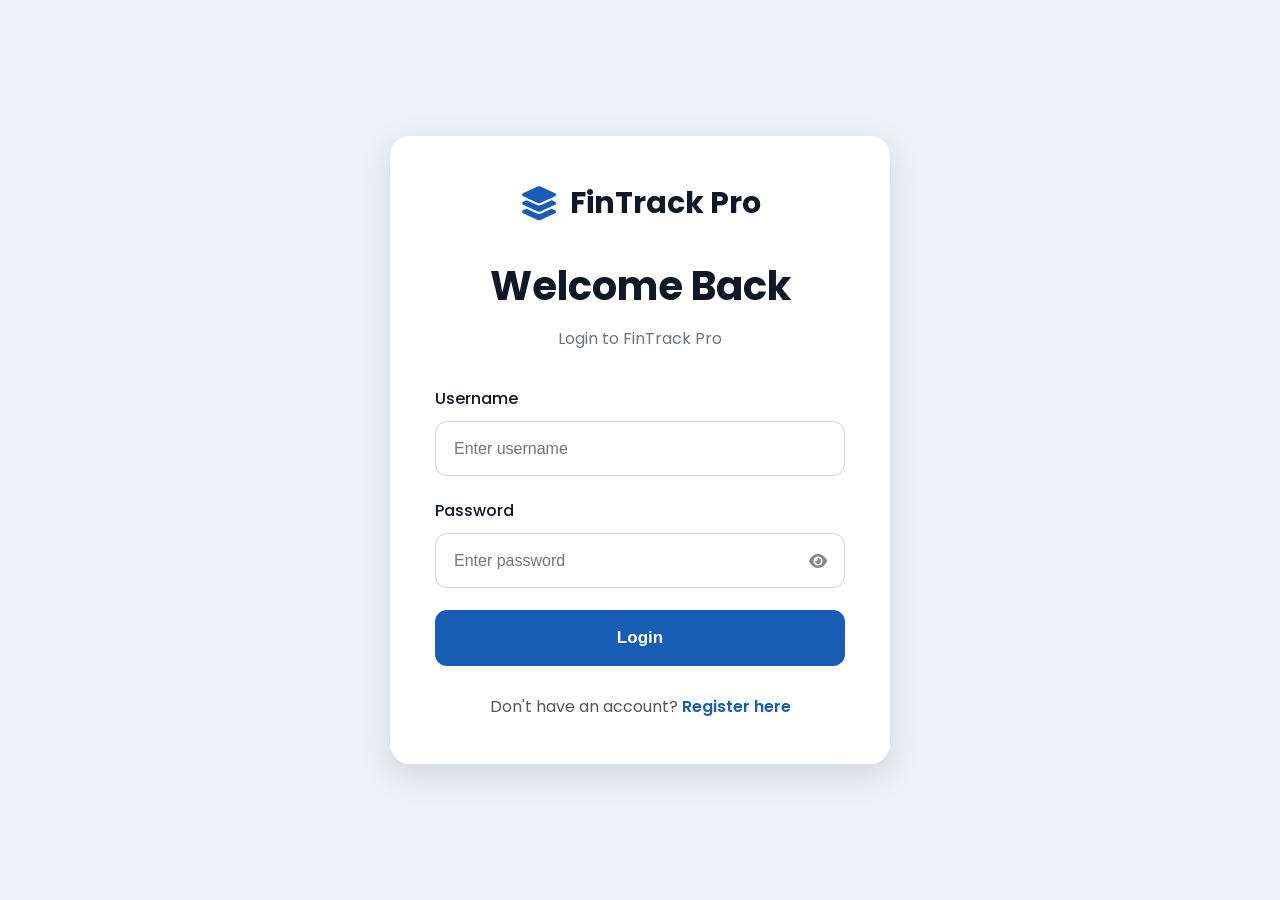
<file: index.html>
<!DOCTYPE html>
<html lang="en">

<head>

    <meta charset="UTF-8">

    <meta name="viewport"
        content="width=device-width, initial-scale=1.0">

    <title>FinTrack Pro | Login</title>

    <!-- Google Font -->

    <link rel="preconnect"
        href="https://fonts.googleapis.com">

    <link rel="preconnect"
        href="https://fonts.gstatic.com"
        crossorigin>

    <link href="https://fonts.googleapis.com/css2?family=Poppins:wght@300;400;500;600;700&display=swap"
        rel="stylesheet">

    <!-- Font Awesome -->

    <link rel="stylesheet"
        href="https://cdnjs.cloudflare.com/ajax/libs/font-awesome/6.7.2/css/all.min.css">

    <link rel="stylesheet"
        href="css/auth.css">

</head>

<body>

    <div class="auth-container">

        <div class="auth-card">

            <div class="logo">

                <i class="fa-solid fa-layer-group"></i>

                <h1>FinTrack Pro</h1>

            </div>

            <h2>Welcome Back</h2>

            <p>Login to FinTrack Pro</p>

            <form id="loginForm">

                <div class="form-group">

                    <label>

                        Username

                    </label>

                    <input
                        type="text"
                        id="loginUsername"
                        placeholder="Enter username"
                        required>

                </div>

                <div class="form-group">

                    <label>

                        Password

                    </label>

                    <div class="password-box">

                        <input
                            type="password"
                            id="loginPassword"
                            placeholder="Enter password"
                            required>

                        <i class="fa-solid fa-eye"
                            id="togglePassword"></i>

                    </div>

                </div>

                <button
                    type="submit"
                    class="btn">

                    Login

                </button>

            </form>

            <div class="bottom-text">

                Don't have an account?

                <a href="register.html">

                    Register here

                </a>

            </div>

        </div>

    </div>

    <script src="js/storage.js"></script>

    <script src="js/utils.js"></script>

    <script src="js/auth.js"></script>

</body>

</html>
</file>
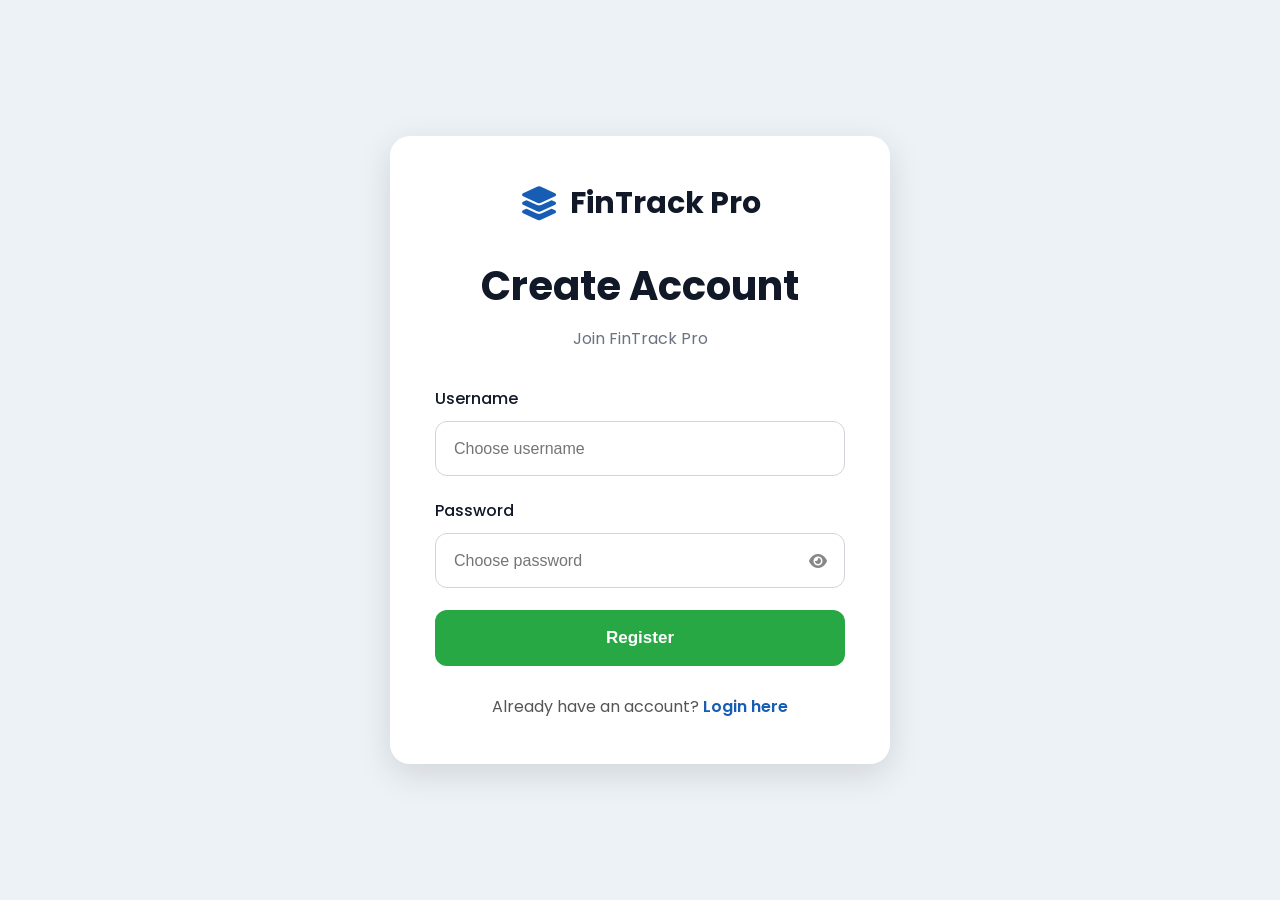
<file: register.html>
<!DOCTYPE html>
<html lang="en">

<head>

    <meta charset="UTF-8">

    <meta name="viewport"
        content="width=device-width, initial-scale=1.0">

    <title>FinTrack Pro | Register</title>

    <link rel="preconnect"
        href="https://fonts.googleapis.com">

    <link rel="preconnect"
        href="https://fonts.gstatic.com"
        crossorigin>

    <link href="https://fonts.googleapis.com/css2?family=Poppins:wght@300;400;500;600;700&display=swap"
        rel="stylesheet">

    <link rel="stylesheet"
        href="https://cdnjs.cloudflare.com/ajax/libs/font-awesome/6.7.2/css/all.min.css">

    <link rel="stylesheet"
        href="css/auth.css">

</head>

<body>

    <div class="auth-container">

        <div class="auth-card">

            <div class="logo">

                <i class="fa-solid fa-layer-group"></i>

                <h1>FinTrack Pro</h1>

            </div>

            <h2>Create Account</h2>

            <p>Join FinTrack Pro</p>

            <form id="registerForm">

                <div class="form-group">

                    <label>Username</label>

                    <input
                        type="text"
                        id="registerUsername"
                        placeholder="Choose username"
                        required>

                </div>

                <div class="form-group">

                    <label>Password</label>

                    <div class="password-box">

                        <input
                            type="password"
                            id="registerPassword"
                            placeholder="Choose password"
                            required>

                        <i
                            class="fa-solid fa-eye"
                            id="toggleRegisterPassword">
                        </i>

                    </div>

                </div>

                <button
                    type="submit"
                    class="btn register">

                    Register

                </button>

            </form>

            <div class="bottom-text">

                Already have an account?

                <a href="index.html">

                    Login here

                </a>

            </div>

        </div>

    </div>

    <script src="js/storage.js"></script>

    <script src="js/utils.js"></script>

    <script src="js/auth.js"></script>

</body>

</html>
</file>
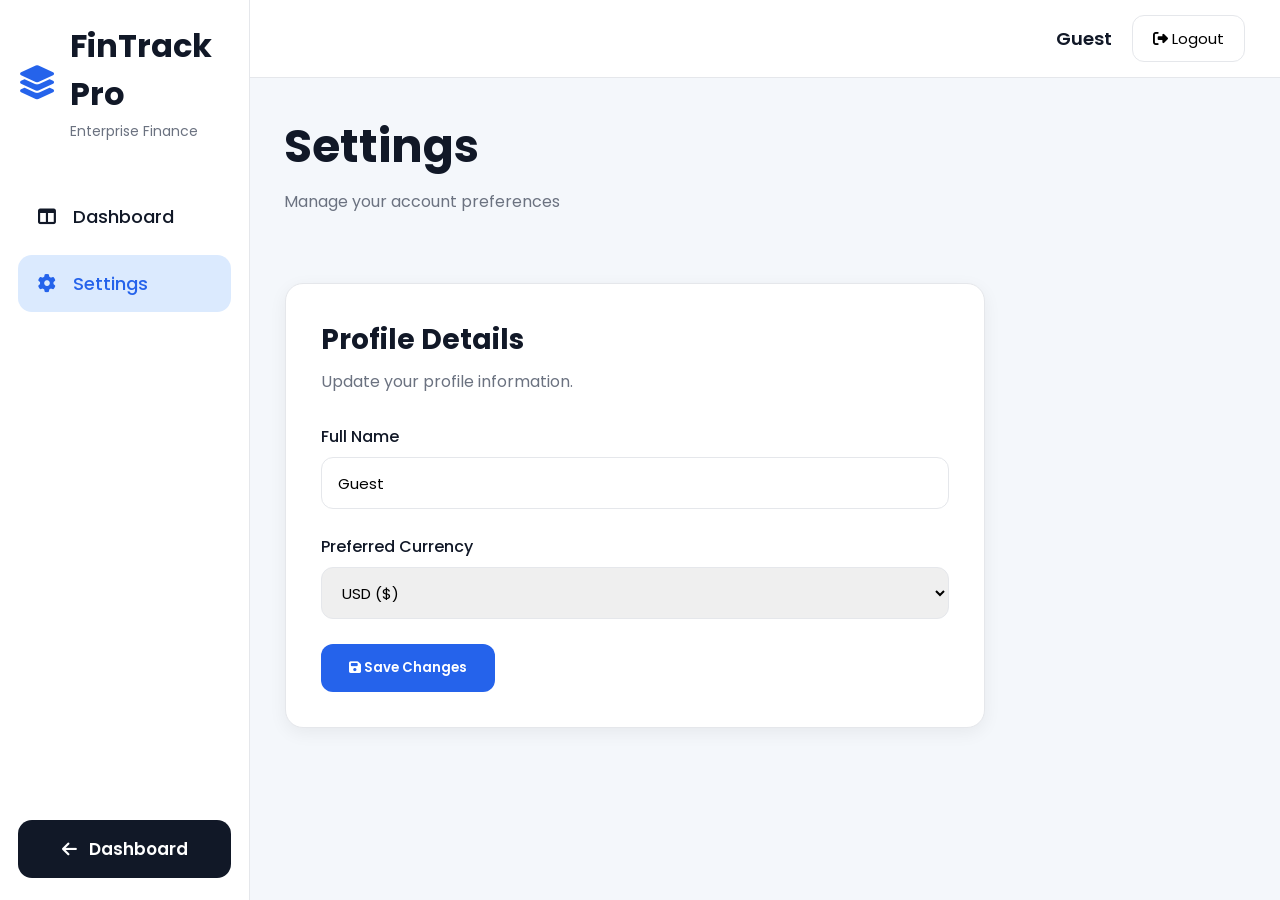
<file: settings.html>
<!DOCTYPE html>
<html lang="en">

<head>

    <meta charset="UTF-8">

    <meta name="viewport"
        content="width=device-width, initial-scale=1.0">

    <title>FinTrack Pro | Settings</title>

    <!-- Google Font -->

    <link rel="preconnect"
        href="https://fonts.googleapis.com">

    <link rel="preconnect"
        href="https://fonts.gstatic.com"
        crossorigin>

    <link href="https://fonts.googleapis.com/css2?family=Poppins:wght@300;400;500;600;700&display=swap"
        rel="stylesheet">

    <!-- Font Awesome -->

    <link rel="stylesheet"
        href="https://cdnjs.cloudflare.com/ajax/libs/font-awesome/6.7.2/css/all.min.css">

    <link rel="stylesheet"
        href="css/style.css">

</head>

<body>

    <!-- ================= Sidebar ================= -->

    <aside class="sidebar">

        <div>

            <div class="logo">

                <i class="fa-solid fa-layer-group"></i>

                <div>

                    <h2>FinTrack Pro</h2>

                    <span>Enterprise Finance</span>

                </div>

            </div>

            <nav class="sidebar-nav">

                <ul>

                    <li onclick="window.location='dashboard.html'">

                        <i class="fa-solid fa-table-columns"></i>

                        <span>Dashboard</span>

                    </li>

                    <li class="active">

                        <i class="fa-solid fa-gear"></i>

                        <span>Settings</span>

                    </li>

                </ul>

            </nav>

        </div>

        <button
            class="add-btn"
            onclick="window.location='dashboard.html'">

            <i class="fa-solid fa-arrow-left"></i>

            Dashboard

        </button>

    </aside>

    <!-- ================= Main ================= -->

    <main class="main">

        <!-- Navbar -->

        <header class="navbar">

            <div></div>

            <div class="user">

                <span id="profileName">

                    Guest

                </span>

                <button id="logoutBtn">

                    <i class="fa-solid fa-right-from-bracket"></i>

                    Logout

                </button>

            </div>

        </header>

        <!-- Heading -->

        <section class="page-title">

            <h1>

                Settings

            </h1>

            <p>

                Manage your account preferences

            </p>

        </section>

        <!-- Settings Card -->

        <section class="settings-container">

            <div class="settings-card">

                <h2>

                    Profile Details

                </h2>

                <p>

                    Update your profile information.

                </p>

                <form id="profileForm">

                    <div class="form-group">

                        <label>

                            Full Name

                        </label>

                        <input

                            type="text"

                            id="fullName"

                            placeholder="Enter your name"

                        >

                    </div>

                    <div class="form-group">

                        <label>

                            Preferred Currency

                        </label>

                        <select id="currency">

                            <option value="USD">

                                USD ($)

                            </option>

                            <option value="INR">

                                INR (₹)

                            </option>

                            <option value="EUR">

                                EUR (€)

                            </option>

                            <option value="GBP">

                                GBP (£)

                            </option>

                            <option value="JPY">

                                JPY (¥)

                            </option>

                        </select>

                    </div>

                    <button
                        type="submit">

                        <i class="fa-solid fa-floppy-disk"></i>

                        Save Changes

                    </button>

                </form>

            </div>

        </section>

    </main>

    <!-- Scripts -->

    <script src="js/storage.js"></script>

    <script src="js/currency.js"></script>

    <script src="js/settings.js"></script>

    <script src="js/utils.js"></script>

    <script src="js/app.js"></script>

</body>

</html>
</file>
<file: css/auth.css>
/* ==========================================
   FinTrack Pro
   Authentication Pages
   Login & Register
========================================== */

*{
    margin:0;
    padding:0;
    box-sizing:border-box;
}

:root{

    --primary:#165db3;
    --primary-dark:#0f4d9c;

    --success:#28a745;

    --background:#edf2f7;

    --white:#ffffff;

    --border:#d1d5db;

    --text:#111827;

    --text-light:#6b7280;

    --radius:18px;

    --shadow:0 10px 35px rgba(0,0,0,.12);

}

body{

    font-family:"Poppins",sans-serif;

    background:var(--background);

    display:flex;

    justify-content:center;

    align-items:center;

    min-height:100vh;

    color:var(--text);

}

/* ================= Card ================= */

.auth-container{

    width:100%;

    display:flex;

    justify-content:center;

    align-items:center;

    padding:20px;

}

.auth-card{

    width:500px;

    background:#fff;

    border-radius:20px;

    box-shadow:var(--shadow);

    padding:45px;

    animation:fade .4s ease;

}

/* ================= Logo ================= */

.logo{

    display:flex;

    align-items:center;

    justify-content:center;

    gap:12px;

    margin-bottom:30px;

}

.logo i{

    font-size:34px;

    color:var(--primary);

}

.logo h1{

    font-size:30px;

    font-weight:700;

}

/* ================= Heading ================= */

.auth-card h2{

    font-size:40px;

    text-align:center;

    margin-bottom:10px;

}

.auth-card p{

    text-align:center;

    color:var(--text-light);

    margin-bottom:35px;

}

/* ================= Form ================= */

.form-group{

    display:flex;

    flex-direction:column;

    margin-bottom:22px;

}

.form-group label{

    margin-bottom:10px;

    font-weight:500;

}

.form-group input{

    height:55px;

    border:1px solid var(--border);

    border-radius:12px;

    padding:0 18px;

    font-size:16px;

    transition:.25s;

}

.form-group input:focus{

    outline:none;

    border-color:var(--primary);

    box-shadow:0 0 0 3px rgba(22,93,179,.12);

}

/* ================= Password ================= */

.password-box{

    position:relative;

}

.password-box input{

    width:100%;

    padding-right:50px;

}

.password-box i{

    position:absolute;

    right:18px;

    top:50%;

    transform:translateY(-50%);

    cursor:pointer;

    color:#888;

    transition:.25s;

}

.password-box i:hover{

    color:var(--primary);

}

/* ================= Button ================= */

.btn{

    width:100%;

    height:56px;

    border:none;

    border-radius:12px;

    background:var(--primary);

    color:#fff;

    font-size:17px;

    font-weight:600;

    cursor:pointer;

    transition:.3s;

}

.btn:hover{

    background:var(--primary-dark);

    transform:translateY(-2px);

}

/* ================= Register Button ================= */

.btn.register{

    background:var(--success);

}

.btn.register:hover{

    background:#1d8b39;

}

/* ================= Bottom Text ================= */

.bottom-text{

    margin-top:28px;

    text-align:center;

    color:#555;

}

.bottom-text a{

    color:var(--primary);

    text-decoration:none;

    font-weight:600;

}

.bottom-text a:hover{

    text-decoration:underline;

}

/* ================= Message ================= */

.message{

    margin-top:18px;

    text-align:center;

    font-size:14px;

    font-weight:500;

}

.message.success{

    color:#16a34a;

}

.message.error{

    color:#dc2626;

}

/* ================= Animation ================= */

@keyframes fade{

    from{

        opacity:0;

        transform:translateY(25px);

    }

    to{

        opacity:1;

        transform:translateY(0);

    }

}

/* ================= Responsive ================= */

@media(max-width:600px){

    .auth-card{

        width:100%;

        padding:30px 22px;

    }

    .logo h1{

        font-size:24px;

    }

    .auth-card h2{

        font-size:30px;

    }

    .btn{

        height:52px;

    }

}
</file>
<file: css/style.css>
/*==================================================
    FinTrack Pro Dashboard
===================================================*/

:root{

    --primary:#2563eb;
    --primary-light:#dbeafe;

    --success:#16a34a;
    --success-light:#dcfce7;

    --danger:#dc2626;
    --danger-light:#fee2e2;

    --background:#f4f7fb;

    --white:#ffffff;

    --border:#e5e7eb;

    --text:#111827;

    --text-light:#6b7280;

    --radius:18px;

    --shadow:0 5px 18px rgba(0,0,0,.06);

    --transition:.25s ease;

}

/*============================================*/

*{

    margin:0;

    padding:0;

    box-sizing:border-box;

}

html{

    scroll-behavior:smooth;

}

body{

    font-family:"Poppins",sans-serif;

    background:var(--background);

    color:var(--text);

}

/*============================================*/

button,
input,
select{

    font-family:"Poppins",sans-serif;

}

button{

    cursor:pointer;

}

/*============================================
        LAYOUT
=============================================*/

body{

    display:flex;

    min-height:100vh;

}

/*============================================
        SIDEBAR
=============================================*/

.sidebar{

    width:250px;

    position:fixed;

    top:0;

    left:0;

    height:100vh;

    background:#fff;

    border-right:1px solid var(--border);

    display:flex;

    flex-direction:column;

    justify-content:space-between;

    padding:22px 18px;

}

/*============================================*/

.logo{

    display:flex;

    align-items:center;

    gap:14px;

}

.logo i{

    font-size:34px;

    color:var(--primary);

}

.logo h2{

    font-size:32px;

    font-weight:700;

}

.logo span{

    color:var(--text-light);

    font-size:14px;

}

/*============================================*/

.sidebar-nav{

    margin-top:45px;

}

.sidebar-nav ul{

    list-style:none;

}

.sidebar-nav li{

    display:flex;

    align-items:center;

    justify-content:flex-start;

    gap:15px;

    padding:15px 18px;

    border-radius:14px;

    margin-bottom:10px;

    cursor:pointer;

    font-size:18px;

    font-weight:500;

    transition:var(--transition);

}

.sidebar-nav li i{

    width:22px;

    text-align:center;

}

.sidebar-nav li:hover{

    background:#eef5ff;

}

.sidebar-nav li.active{

    background:var(--primary-light);

    color:var(--primary);

}

/*============================================*/

.add-btn{

    border:none;

    background:#111827;

    color:#fff;

    padding:16px;

    border-radius:14px;

    font-size:17px;

    font-weight:600;

    transition:.25s;

}

.add-btn:hover{

    transform:translateY(-2px);

    background:#000;

}

.add-btn i{

    margin-right:8px;

}

/*============================================
        MAIN
=============================================*/

.main{

    margin-left:250px;

    width:calc(100% - 250px);

}

/*============================================
        NAVBAR
=============================================*/

.navbar{

    background:#fff;

    height:78px;

    border-bottom:1px solid var(--border);

    display:flex;

    justify-content:space-between;

    align-items:center;

    padding:0 35px;

}

/*============================================*/

.user{

    display:flex;

    align-items:center;

    gap:20px;

}

.user span{

    font-size:18px;

    font-weight:600;

}

.user button{

    border:1px solid var(--border);

    background:#fff;

    padding:11px 20px;

    border-radius:12px;

    font-size:15px;

    transition:.25s;

}

.user button:hover{

    background:#f3f4f6;

}

/*============================================
        PAGE TITLE
=============================================*/

.page-title{

    padding:34px;

}

.page-title h1{

    font-size:46px;

    font-weight:700;

}

.page-title p{

    color:var(--text-light);

    margin-top:8px;

}

/*============================================
        SUMMARY CARDS
=============================================*/

.cards{

    padding:0 34px;

    display:grid;

    grid-template-columns:repeat(4,1fr);

    gap:24px;

}

/*============================================*/

.card{

    background:#fff;

    border-radius:18px;

    border:1px solid var(--border);

    padding:26px;

    box-shadow:var(--shadow);

    transition:.3s;

}

.card:hover{

    transform:translateY(-5px);

}

/*============================================*/

.icon{

    width:54px;

    height:54px;

    border-radius:14px;

    display:flex;

    justify-content:center;

    align-items:center;

    font-size:22px;

    margin-bottom:20px;

}

/*============================================*/

.blue{

    background:#dbeafe;

    color:#2563eb;

}

.green{

    background:#dcfce7;

    color:#16a34a;

}

.red{

    background:#fee2e2;

    color:#dc2626;

}

/*============================================*/

.card p{

    color:var(--text-light);

    margin-bottom:8px;

    font-size:18px;

}

.card h2{

    font-size:42px;

    font-weight:700;

}

/*============================================*/

.middle{

    margin:34px;

    display:grid;

    grid-template-columns:2fr 360px;

    gap:24px;

}

/*==================================================
        CASH FLOW ANALYSIS
===================================================*/

.chart-card{

    background:#fff;

    border:1px solid var(--border);

    border-radius:18px;

    padding:26px;

    box-shadow:var(--shadow);

}

.chart-card h2{

    font-size:22px;

    font-weight:700;

}

.chart-card p{

    color:var(--text-light);

    margin-top:5px;

}

.chart-wrapper{

    width:100%;

    height:360px;

    margin-top:25px;

}

.chart-wrapper canvas{

    width:100% !important;

    height:100% !important;

}

/*==================================================
        PREFERENCES
===================================================*/

.preferences{

    background:#fff;

    border:1px solid var(--border);

    border-radius:18px;

    padding:26px;

    box-shadow:var(--shadow);

    display:flex;

    flex-direction:column;

}

.preferences h2{

    font-size:22px;

    margin-bottom:6px;

}

.preferences .sub-title{

    color:var(--text-light);

    margin-bottom:30px;

}

/*==================================================*/

.setting{

    display:flex;

    justify-content:space-between;

    align-items:center;

    padding:18px 0;

    border-bottom:1px solid var(--border);

}

.setting span{

    font-size:17px;

    font-weight:500;

}

/*==================================================
        TOGGLE
===================================================*/

.switch{

    position:relative;

    width:58px;

    height:30px;

}

.switch input{

    display:none;

}

.slider{

    position:absolute;

    inset:0;

    background:#d1d5db;

    border-radius:50px;

    cursor:pointer;

    transition:.3s;

}

.slider::before{

    content:"";

    position:absolute;

    width:22px;

    height:22px;

    left:4px;

    bottom:4px;

    background:#fff;

    border-radius:50%;

    transition:.3s;

}

.switch input:checked + .slider{

    background:#2563eb;

}

.switch input:checked + .slider::before{

    transform:translateX(28px);

}

/*==================================================*/

.reset{

    margin-top:30px;

    border:none;

    padding:14px;

    border-radius:12px;

    background:#fff5f5;

    color:#dc2626;

    border:1px solid #fecaca;

    font-size:15px;

    font-weight:600;

    transition:.25s;

}

.reset:hover{

    background:#dc2626;

    color:#fff;

}

/*==================================================
        TRANSACTION TABLE
===================================================*/

.table-card{

    margin:0 34px 34px;

    background:#fff;

    border-radius:18px;

    border:1px solid var(--border);

    box-shadow:var(--shadow);

    padding:26px;

}

/*==================================================*/

.table-header{

    display:flex;

    justify-content:space-between;

    align-items:center;

}

.table-header h2{

    font-size:22px;

}

.table-header p{

    color:var(--text-light);

    margin-top:4px;

}

/*==================================================*/

.table-actions{

    display:flex;

    justify-content:space-between;

    gap:18px;

    margin:25px 0;

}

.table-actions input{

    flex:1;

    height:50px;

    border:1px solid var(--border);

    border-radius:12px;

    padding:0 18px;

    font-size:15px;

}

.table-actions select{

    width:220px;

    height:50px;

    border:1px solid var(--border);

    border-radius:12px;

    padding:0 15px;

    font-size:15px;

}

/*==================================================*/

.table-wrapper{

    border:1px solid var(--border);

    border-radius:14px;

    overflow:hidden;

    max-height:430px;

    overflow-y:auto;

}

/*==================================================*/

table{

    width:100%;

    border-collapse:collapse;

}

thead{

    position:sticky;

    top:0;

    z-index:5;

}

thead tr{

    background:#f9fafb;

}

th{

    text-align:left;

    padding:18px;

    font-size:14px;

    font-weight:600;

    border-bottom:1px solid var(--border);

}

td{

    padding:18px;

    border-bottom:1px solid #f3f4f6;

    font-size:15px;

}

tbody tr{

    transition:.25s;

}

tbody tr:hover{

    background:#f8fbff;

}

/*==================================================
        BADGES
===================================================*/

.badge{

    display:inline-block;

    padding:6px 14px;

    border-radius:40px;

    font-size:13px;

    font-weight:600;

}

.badge.income{

    background:#dcfce7;

    color:#15803d;

}

.badge.expense{

    background:#fee2e2;

    color:#dc2626;

}

/*==================================================
        AMOUNT COLORS
===================================================*/

.income{

    color:#15803d;

    font-weight:600;

}

.expense{

    color:#dc2626;

    font-weight:600;

}

/*==================================================
        DELETE BUTTON
===================================================*/

.delete-btn{

    width:40px;

    height:40px;

    border:none;

    border-radius:10px;

    background:#fef2f2;

    color:#dc2626;

    transition:.25s;

}

.delete-btn:hover{

    background:#dc2626;

    color:#fff;

}

/*==================================================
        EMPTY STATE
===================================================*/

.empty-state{

    padding:60px;

    text-align:center;

}

.empty-state i{

    font-size:60px;

    color:#cbd5e1;

    margin-bottom:20px;

}

.empty-state h3{

    font-size:24px;

    margin-bottom:8px;

}

.empty-state p{

    color:#6b7280;

}

/*==================================================
                MODAL
===================================================*/

.modal{

    position:fixed;

    inset:0;

    background:rgba(15,23,42,.45);

    display:none;

    justify-content:center;

    align-items:center;

    padding:20px;

    z-index:999;

}

.modal.active{

    display:flex;

    animation:fadeIn .25s ease;

}

.modal-content{

    width:550px;

    max-width:100%;

    background:#fff;

    border-radius:20px;

    padding:30px;

    box-shadow:0 20px 50px rgba(0,0,0,.15);

    animation:slideUp .3s ease;

}

.modal-header{

    display:flex;

    justify-content:space-between;

    align-items:center;

    margin-bottom:25px;

}

.modal-header h2{

    font-size:26px;

}

.close-modal{

    width:42px;

    height:42px;

    border:none;

    background:#f3f4f6;

    border-radius:10px;

    transition:.25s;

}

.close-modal:hover{

    background:#e5e7eb;

}

/*==================================================
                FORM
===================================================*/

.form-group{

    display:flex;

    flex-direction:column;

    margin-bottom:20px;

}

.form-group label{

    margin-bottom:8px;

    font-weight:500;

}

.form-group input,
.form-group select{

    height:52px;

    border:1px solid var(--border);

    border-radius:12px;

    padding:0 16px;

    font-size:15px;

    transition:.25s;

}

.form-group input:focus,
.form-group select:focus{

    outline:none;

    border-color:var(--primary);

    box-shadow:0 0 0 3px rgba(37,99,235,.12);

}

.form-row{

    display:grid;

    grid-template-columns:1fr 1fr;

    gap:20px;

}

.modal-actions{

    display:flex;

    justify-content:flex-end;

    gap:15px;

    margin-top:25px;

}

.cancel{

    border:none;

    background:#e5e7eb;

    padding:13px 26px;

    border-radius:12px;

    font-weight:600;

}

.cancel:hover{

    background:#d1d5db;

}

.save{

    border:none;

    background:var(--primary);

    color:#fff;

    padding:13px 28px;

    border-radius:12px;

    font-weight:600;

}

.save:hover{

    background:#1d4ed8;

}

/*==================================================
            SETTINGS PAGE
===================================================*/

.settings-container{

    margin:35px;

}

.settings-card{

    background:#fff;

    border-radius:18px;

    border:1px solid var(--border);

    box-shadow:var(--shadow);

    padding:35px;

    max-width:700px;

}

.settings-card h2{

    font-size:28px;

    margin-bottom:8px;

}

.settings-card p{

    color:var(--text-light);

    margin-bottom:30px;

}

.settings-card .form-group{

    margin-bottom:25px;

}

.settings-card button{

    background:var(--primary);

    color:#fff;

    border:none;

    padding:14px 28px;

    border-radius:12px;

    font-weight:600;

}

.settings-card button:hover{

    background:#1d4ed8;

}

/*==================================================
                DARK MODE
===================================================*/

body.dark{

    --background:#0f172a;

    --white:#1e293b;

    --text:#f8fafc;

    --text-light:#cbd5e1;

    --border:#334155;

    background:var(--background);

    color:var(--text);

}

body.dark .sidebar,
body.dark .navbar,
body.dark .card,
body.dark .chart-card,
body.dark .preferences,
body.dark .table-card,
body.dark .modal-content,
body.dark .settings-card{

    background:#1e293b;

    border-color:#334155;

    color:#fff;

}

body.dark input,
body.dark select{

    background:#334155;

    color:#fff;

    border-color:#475569;

}

body.dark input::placeholder{

    color:#cbd5e1;

}

body.dark thead tr{

    background:#293548;

}

body.dark tbody tr:hover{

    background:#263447;

}

body.dark .close-modal{

    background:#334155;

    color:#fff;

}

body.dark .cancel{

    background:#334155;

    color:#fff;

}

body.dark .user button{

    background:#334155;

    color:#fff;

}

body.dark .table-wrapper{

    border-color:#475569;

}

/*==================================================
            UTILITIES
===================================================*/

.text-primary{

    color:var(--primary);

}

.text-success{

    color:var(--success);

}

.text-danger{

    color:var(--danger);

}

.mt-20{

    margin-top:20px;

}

.mb-20{

    margin-bottom:20px;

}

.shadow{

    box-shadow:var(--shadow);

}

.rounded{

    border-radius:var(--radius);

}

/*==================================================
                RESPONSIVE
===================================================*/

@media (max-width:1300px){

.cards{

    grid-template-columns:repeat(2,1fr);

}

.middle{

    grid-template-columns:1fr;

}

.preferences{

    width:100%;

}

}

/*==================================================*/

@media (max-width:992px){

.sidebar{

    width:90px;

}

.logo h2,
.logo span{

    display:none;

}

.logo{

    justify-content:center;

}

.sidebar-nav li{

    justify-content:center;

    padding:15px;

}

.sidebar-nav li span{

    display:none;

}

.sidebar-nav li i{

    margin:0;

}

.add-btn{

    font-size:0;

    padding:16px;

}

.add-btn i{

    margin:0;

    font-size:18px;

}

.main{

    margin-left:90px;

    width:calc(100% - 90px);

}

.cards{

    grid-template-columns:repeat(2,1fr);

}

}

/*==================================================*/

@media(max-width:768px){

.sidebar{

    display:none;

}

.main{

    margin-left:0;

    width:100%;

}

.navbar{

    padding:0 18px;

}

.page-title{

    padding:24px;

}

.page-title h1{

    font-size:34px;

}

.cards{

    grid-template-columns:1fr;

    padding:0 24px;

}

.middle{

    margin:24px;

}

.table-card{

    margin:0 24px 24px;

}

.table-actions{

    flex-direction:column;

}

.table-actions input,
.table-actions select{

    width:100%;

}

.form-row{

    grid-template-columns:1fr;

}

.modal-actions{

    flex-direction:column;

}

.modal-actions button{

    width:100%;

}

}

/*==================================================*/

@media(max-width:480px){

.page-title h1{

    font-size:28px;

}

.card{

    padding:20px;

}

.card h2{

    font-size:30px;

}

.navbar{

    height:70px;

}

.user{

    gap:10px;

}

.user button{

    padding:8px 14px;

    font-size:13px;

}

.chart-wrapper{

    height:250px;

}

.settings-card{

    padding:22px;

}

}

/*==================================================
                SCROLLBAR
===================================================*/

::-webkit-scrollbar{

    width:8px;

    height:8px;

}

::-webkit-scrollbar-thumb{

    background:#cbd5e1;

    border-radius:20px;

}

::-webkit-scrollbar-track{

    background:#f8fafc;

}

body.dark::-webkit-scrollbar-track{

    background:#1e293b;

}

body.dark::-webkit-scrollbar-thumb{

    background:#64748b;

}

/*==================================================
                HOVER EFFECTS
===================================================*/

.card{

    transition:all .3s ease;

}

.card:hover{

    transform:translateY(-6px);

    box-shadow:0 18px 35px rgba(0,0,0,.12);

}

.sidebar-nav li{

    transition:all .25s ease;

}

.sidebar-nav li:hover{

    transform:translateX(4px);

}

.table-wrapper tbody tr{

    transition:.25s;

}

.table-wrapper tbody tr:hover{

    background:#f8fbff;

}

button{

    transition:all .25s ease;

}

button:hover{

    transform:translateY(-2px);

}

.delete-btn:hover{

    transform:scale(1.1);

}

.icon{

    transition:.3s;

}

.card:hover .icon{

    transform:rotate(8deg) scale(1.08);

}

/*==================================================
                ANIMATIONS
===================================================*/

@keyframes fadeIn{

    from{

        opacity:0;

    }

    to{

        opacity:1;

    }

}

@keyframes slideUp{

    from{

        opacity:0;

        transform:translateY(35px);

    }

    to{

        opacity:1;

        transform:translateY(0);

    }

}

.fade-in{

    animation:fadeIn .35s ease;

}

.slide-up{

    animation:slideUp .35s ease;

}

/*==================================================
                TABLE FIXES
===================================================*/

th:last-child,
td:last-child{

    text-align:center;

}

td{

    vertical-align:middle;

}

/*==================================================
                FOOTER
===================================================*/

.footer{

    text-align:center;

    color:#94a3b8;

    font-size:14px;

    padding:25px;

}

/*==================================================
            SETTINGS FORM FIX
===================================================*/

.settings-card input,
.settings-card select{

    width:100%;

}

/*==================================================
            DASHBOARD POLISH
===================================================*/

.chart-card,
.preferences,
.table-card,
.card{

    transition:all .3s ease;

}

.chart-card:hover,
.preferences:hover,
.table-card:hover{

    box-shadow:0 15px 30px rgba(0,0,0,.08);

}

body.dark .chart-card:hover,
body.dark .preferences:hover,
body.dark .table-card:hover{

    box-shadow:0 15px 30px rgba(0,0,0,.35);

}

/*==========================================
        SPA Navigation
==========================================*/

.hidden{

    display:none;

}

.fade-card{

    animation:fadeSection .35s ease;

}

@keyframes fadeSection{

    from{

        opacity:0;

        transform:translateY(20px);

    }

    to{

        opacity:1;

        transform:translateY(0);

    }

}


/*============================================
                TOAST
=============================================*/

.toast{

    position:fixed;

    top:25px;

    right:25px;

    min-width:300px;

    background:#ffffff;

    border-left:5px solid #16a34a;

    box-shadow:0 12px 30px rgba(0,0,0,.15);

    border-radius:14px;

    padding:16px 20px;

    display:flex;

    align-items:center;

    gap:12px;

    opacity:0;

    transform:translateX(120%);

    transition:.35s ease;

    z-index:9999;

}

.toast.show{

    opacity:1;

    transform:translateX(0);

}

.toast.success{

    border-left-color:#16a34a;

}

.toast.error{

    border-left-color:#dc2626;

}

.toast i{

    font-size:22px;

}

.toast.success i{

    color:#16a34a;

}

.toast.error i{

    color:#dc2626;

}

.toast span{

    font-size:15px;

    font-weight:500;

}

body.dark .toast{

    background:#1e293b;

    color:#fff;

}


.edit-btn{

    width:40px;

    height:40px;

    border:none;

    border-radius:10px;

    background:#dbeafe;

    color:#2563eb;

    margin-right:8px;

    transition:.25s;

}

.edit-btn:hover{

    background:#2563eb;

    color:#fff;

}
</file>
